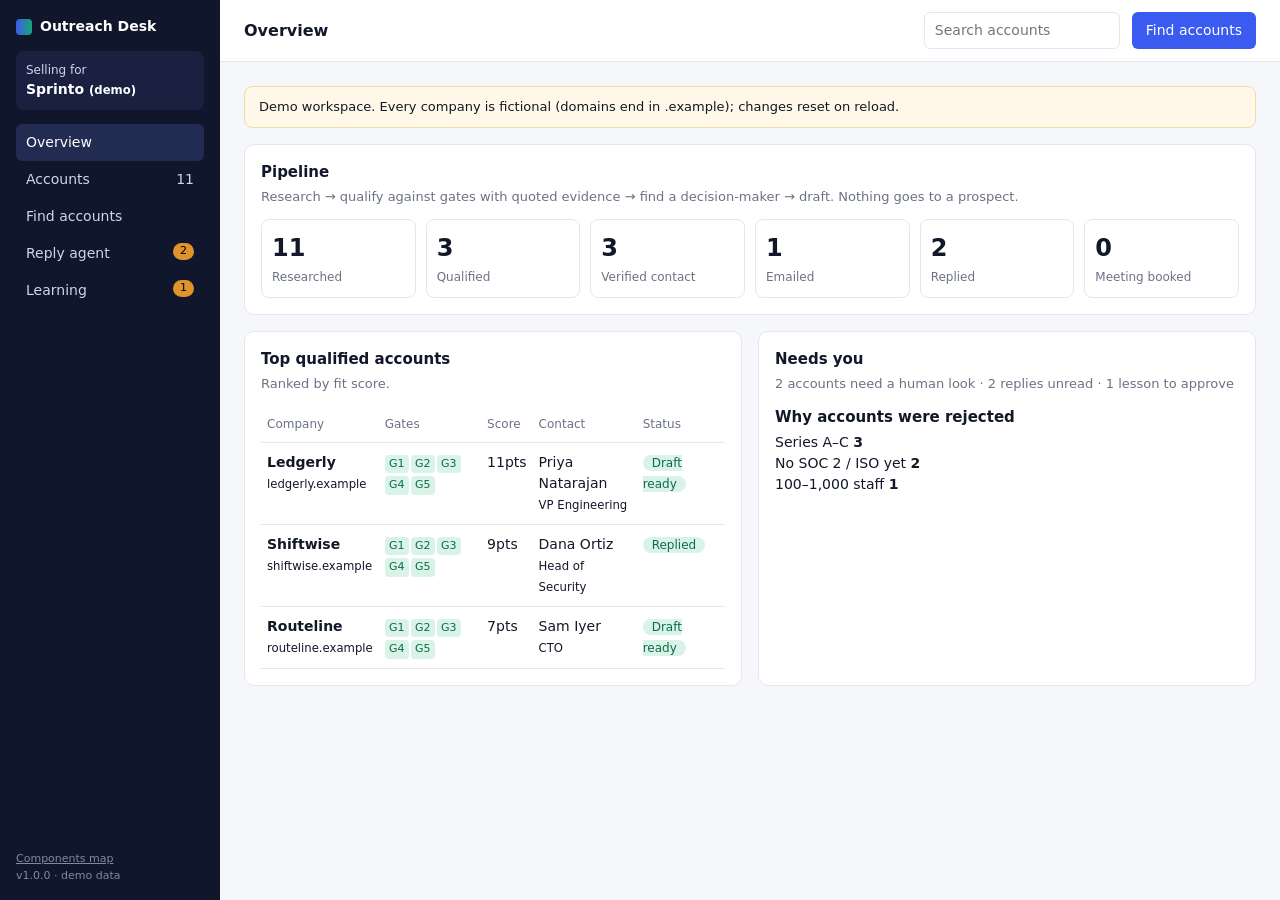
<file: index.html>
<!doctype html>
<html lang="en">
<head>
<meta charset="utf-8">
<meta name="viewport" content="width=device-width,initial-scale=1">
<title>Outreach Desk</title>
<link rel="stylesheet" href="style.css">
</head>
<body>
<aside>
  <div class="brand"><span class="logo"></span>Outreach Desk</div>
  <div class="selling">Selling for<b>Sprinto <small>(demo)</small></b></div>
  <nav id="nav"></nav>
  <div class="foot"><a href="components.html" style="color:#cfd5ea">Components map</a><br>v1.0.0 · demo data</div>
</aside>
<div class="main">
  <header>
    <h1 id="title">Overview</h1>
    <input id="search" placeholder="Search accounts">
    <button class="primary" onclick="go('find')">Find accounts</button>
  </header>
  <main id="view"></main>
</div>
<script src="app.js"></script>
</body>
</html>
</file>
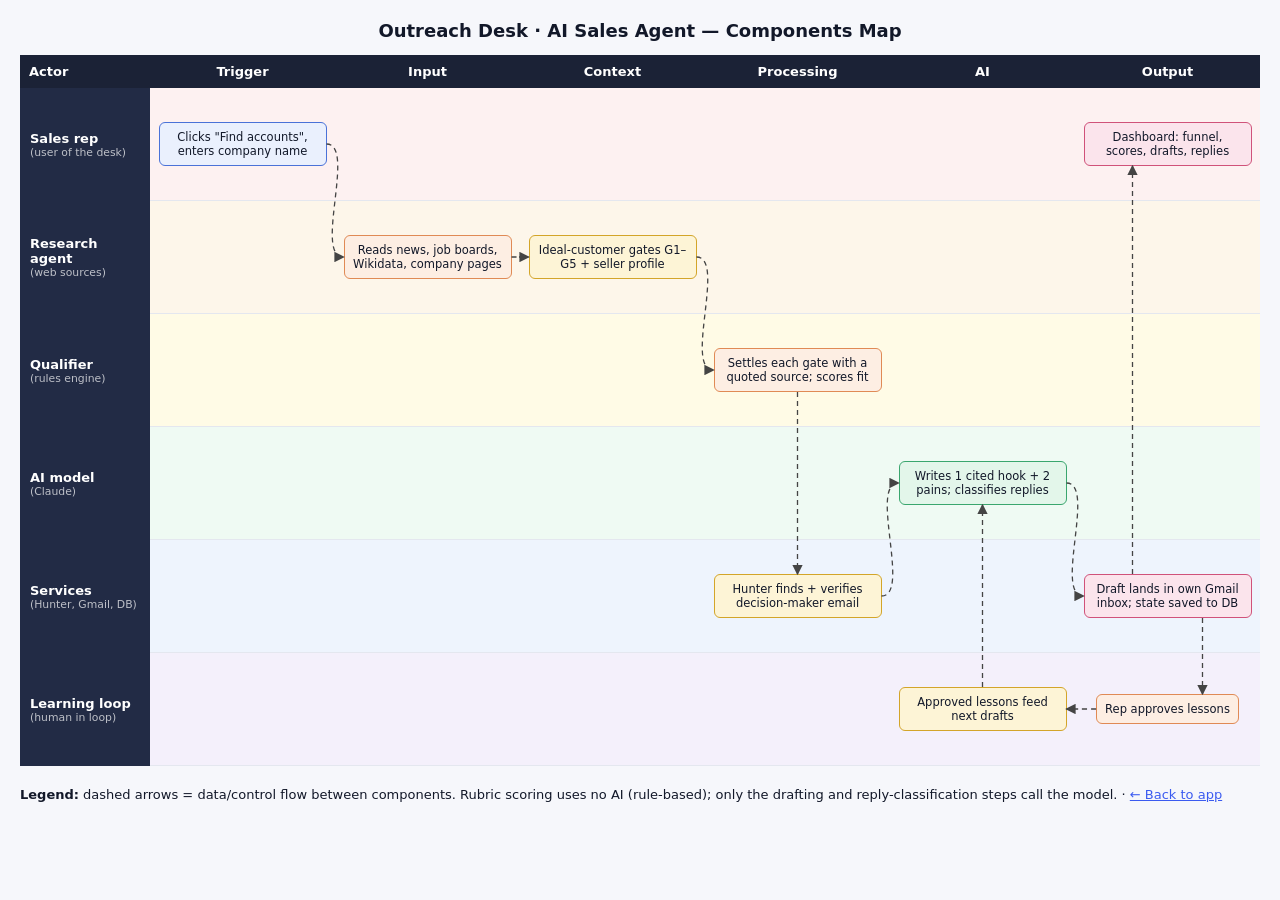
<file: components.html>
<!doctype html>
<html lang="en"><head><meta charset="utf-8"><meta name="viewport" content="width=device-width,initial-scale=1">
<title>Outreach Desk · Components Map</title>
<style>
body{margin:0;font:13px system-ui,sans-serif;background:#f6f7fb;color:#121829;padding:20px}
h1{text-align:center;font-size:18px;margin:0 0 14px}a{color:#3b5bf0}
#wrap{position:relative;max-width:1250px;margin:auto;overflow-x:auto}
.grid{display:grid;grid-template-columns:130px repeat(6,1fr);min-width:1050px;position:relative;z-index:1}
.h{background:#1b2236;color:#fff;text-align:center;padding:9px;font-weight:600}.h:first-child{text-align:left}
.lane{background:#222b45;color:#fff;padding:10px;font-weight:600;display:flex;flex-direction:column;justify-content:center}.lane small{font-weight:400;opacity:.7}
.cell{min-height:92px;padding:10px 8px;display:flex;align-items:center;justify-content:center;border-bottom:1px solid #e4e7ef}
.r0{background:#fdf1f1}.r1{background:#fdf6ea}.r2{background:#fffbe6}.r3{background:#effaf3}.r4{background:#eef4fd}.r5{background:#f4f0fb}
.box{border:1.5px solid;border-radius:6px;padding:7px 8px;font-size:11.5px;text-align:center;background:#fff;max-width:150px}
.b{border-color:#4a72d8;background:#eaf0fd}.o{border-color:#e08a55;background:#fdeee3}.y{border-color:#d3a529;background:#fdf4d6}.g{border-color:#3aa66e;background:#e3f6ea}.p{border-color:#d0527a;background:#fbe4ec}
svg{position:absolute;inset:0;pointer-events:none;z-index:2}
.key{max-width:1250px;margin:18px auto 0;line-height:1.7}
</style></head><body>
<h1>Outreach Desk · AI Sales Agent — Components Map</h1>
<div id="wrap"><div class="grid" id="g"></div><svg id="s"></svg></div>
<div class="key"><b>Legend:</b> dashed arrows = data/control flow between components. Rubric scoring uses no AI (rule-based); only the drafting and reply-classification steps call the model.
 · <a href="/">← Back to app</a></div>
<script>
const cols=['Trigger','Input','Context','Processing','AI','Output'];
const lanes=[
 ['Sales rep','(user of the desk)',[['b','t','Clicks "Find accounts", enters company name'],0,0,0,0,['p','done','Dashboard: funnel, scores, drafts, replies']]],
 ['Research agent','(web sources)',[0,['o','in','Reads news, job boards, Wikidata, company pages'],['y','ctx','Ideal-customer gates G1–G5 + seller profile'],0,0,0]],
 ['Qualifier','(rules engine)',[0,0,0,['o','q','Settles each gate with a quoted source; scores fit'],0,0]],
 ['AI model','(Claude)',[0,0,0,0,['g','ai','Writes 1 cited hook + 2 pains; classifies replies'],0]],
 ['Services','(Hunter, Gmail, DB)',[0,0,0,['y','svc','Hunter finds + verifies decision-maker email'],0,['p','mail','Draft lands in own Gmail inbox; state saved to DB']]],
 ['Learning loop','(human in loop)',[0,0,0,0,['y','mem','Approved lessons feed next drafts'],['o','les','Rep approves lessons']]]
];
const g=document.getElementById('g');let h='<div class="h">Actor</div>'+cols.map(c=>`<div class="h">${c}</div>`).join('');
lanes.forEach((l,i)=>{h+=`<div class="lane r${i}" style="background:#222b45">${l[0]}<small>${l[1]}</small></div>`;
 l[2].forEach(c=>{h+=`<div class="cell r${i}">${c?`<div class="box ${c[0]}" id="${c[1]}">${c[2]}</div>`:''}</div>`})});
g.innerHTML=h;
const flow=[['t','in'],['in','ctx'],['ctx','q'],['q','svc'],['svc','ai'],['ai','mail'],['mail','done',-35],['mail','les',35],['les','mem'],['mem','ai']];
function draw(){const s=document.getElementById('s'),w=document.getElementById('wrap'),W=g.scrollWidth,H=g.scrollHeight,R=w.getBoundingClientRect();
 s.setAttribute('width',W);s.setAttribute('height',H);
 let p='<defs><marker id="a" markerWidth="8" markerHeight="8" refX="7" refY="4" orient="auto"><path d="M0 0L8 4L0 8z" fill="#444"/></marker></defs>';
 flow.forEach(([a,b,dx=0])=>{const A=document.getElementById(a).getBoundingClientRect(),B=document.getElementById(b).getBoundingClientRect(),G=g.getBoundingClientRect();
  const back=B.left<A.left;const x1=(back?A.left:A.right)-G.left,y1=A.top+A.height/2-G.top,x2=(back?B.right:B.left)-G.left,y2=B.top+B.height/2-G.top;
  const vert=Math.abs(A.left-B.left)<20;
  const up=B.top<A.top;const d=vert?`M${A.left+A.width/2-G.left+dx} ${(up?A.top:A.bottom)-G.top} L${B.left+B.width/2-G.left+dx} ${(up?B.bottom:B.top)-G.top}`:`M${x1} ${y1} C${x1+(back?-30:30)} ${y1} ${x2+(back?30:-30)} ${y2} ${x2} ${y2}`;
  p+=`<path d="${d}" fill="none" stroke="#444" stroke-width="1.3" stroke-dasharray="5 4" marker-end="url(#a)"/>`});
 s.innerHTML=p}
addEventListener('load',draw);addEventListener('resize',draw);
</script></body></html>
</file>
<file: style.css>
:root{--bg:#f6f7fb;--card:#fff;--ink:#121829;--mute:#6b7285;--line:#e4e7ef;--brand:#3b5bf0;--side:#10162b;--ok:#17a673;--warn:#e0922b;--bad:#d9534f}
*{box-sizing:border-box}body{margin:0;display:flex;min-height:100vh;font:14px/1.5 system-ui,sans-serif;background:var(--bg);color:var(--ink)}
aside{width:220px;background:var(--side);color:#cfd5ea;padding:16px;display:flex;flex-direction:column;gap:14px;position:sticky;top:0;height:100vh}
.brand{font-weight:700;color:#fff;display:flex;gap:8px;align-items:center}.logo{width:16px;height:16px;border-radius:4px;background:linear-gradient(90deg,#3b5bf0,#17a673)}
.selling{background:#1a2140;padding:10px;border-radius:8px;font-size:12px}.selling b{display:block;color:#fff;font-size:14px}
nav button{display:flex;width:100%;justify-content:space-between;background:none;border:0;color:inherit;padding:8px 10px;border-radius:6px;cursor:pointer;font:inherit;text-align:left}
nav button:hover,nav button.on{background:#222b52;color:#fff}.badge{background:var(--warn);color:#000;border-radius:9px;padding:0 7px;font-size:11px}
.foot{margin-top:auto;font-size:11px;opacity:.6}
.main{flex:1;min-width:0}header{display:flex;gap:12px;align-items:center;padding:12px 24px;background:var(--card);border-bottom:1px solid var(--line);position:sticky;top:0}
header h1{font-size:16px;margin:0;flex:1}input,select,textarea{border:1px solid var(--line);border-radius:6px;padding:7px 10px;font:inherit;background:#fff}
button.primary{background:var(--brand);color:#fff;border:0;border-radius:6px;padding:8px 14px;cursor:pointer;font:inherit}
button.ghost{background:#fff;border:1px solid var(--line);border-radius:6px;padding:6px 10px;cursor:pointer;font:inherit}
main{padding:24px;display:grid;gap:16px;max-width:1100px}.card{background:var(--card);border:1px solid var(--line);border-radius:10px;padding:16px}
.card h2{margin:0 0 4px;font-size:15px}.sub{color:var(--mute);font-size:13px;margin:0 0 12px}
.note{background:#fff8e8;border:1px solid #f1dca8;border-radius:8px;padding:10px 14px;font-size:13px}
.funnel{display:grid;grid-template-columns:repeat(auto-fit,minmax(130px,1fr));gap:10px}.stat{border:1px solid var(--line);border-radius:8px;padding:10px}.stat b{font-size:24px;display:block}.stat span{color:var(--mute);font-size:12px}
table{width:100%;border-collapse:collapse}th{text-align:left;color:var(--mute);font-weight:500;font-size:12px}td,th{padding:9px 6px;border-bottom:1px solid var(--line);vertical-align:top}
.gate{display:inline-block;width:24px;text-align:center;font-size:11px;border-radius:4px;margin-right:2px;padding:1px 0}.g-pass{background:#d9f3e8;color:#0d6b4a}.g-fail{background:#fbdcdb;color:#9a2724}.g-unk{background:#eee;color:#666}
.pill{border-radius:10px;padding:1px 9px;font-size:12px;background:#eef1fb}.pill.go{background:#d9f3e8;color:#0d6b4a}.pill.no{background:#fbdcdb;color:#9a2724}.pill.look{background:#fdebd0;color:#8a5200}
.cols{display:grid;grid-template-columns:1fr 1fr;gap:16px}@media(max-width:800px){aside{display:none}.cols{grid-template-columns:1fr}}
.draft{white-space:pre-wrap;background:#fafbff;border:1px solid var(--line);border-radius:8px;padding:12px;margin-top:8px}
.row{display:flex;gap:8px;align-items:center;flex-wrap:wrap}.reply{border-top:1px solid var(--line);padding:12px 0}
</file>
